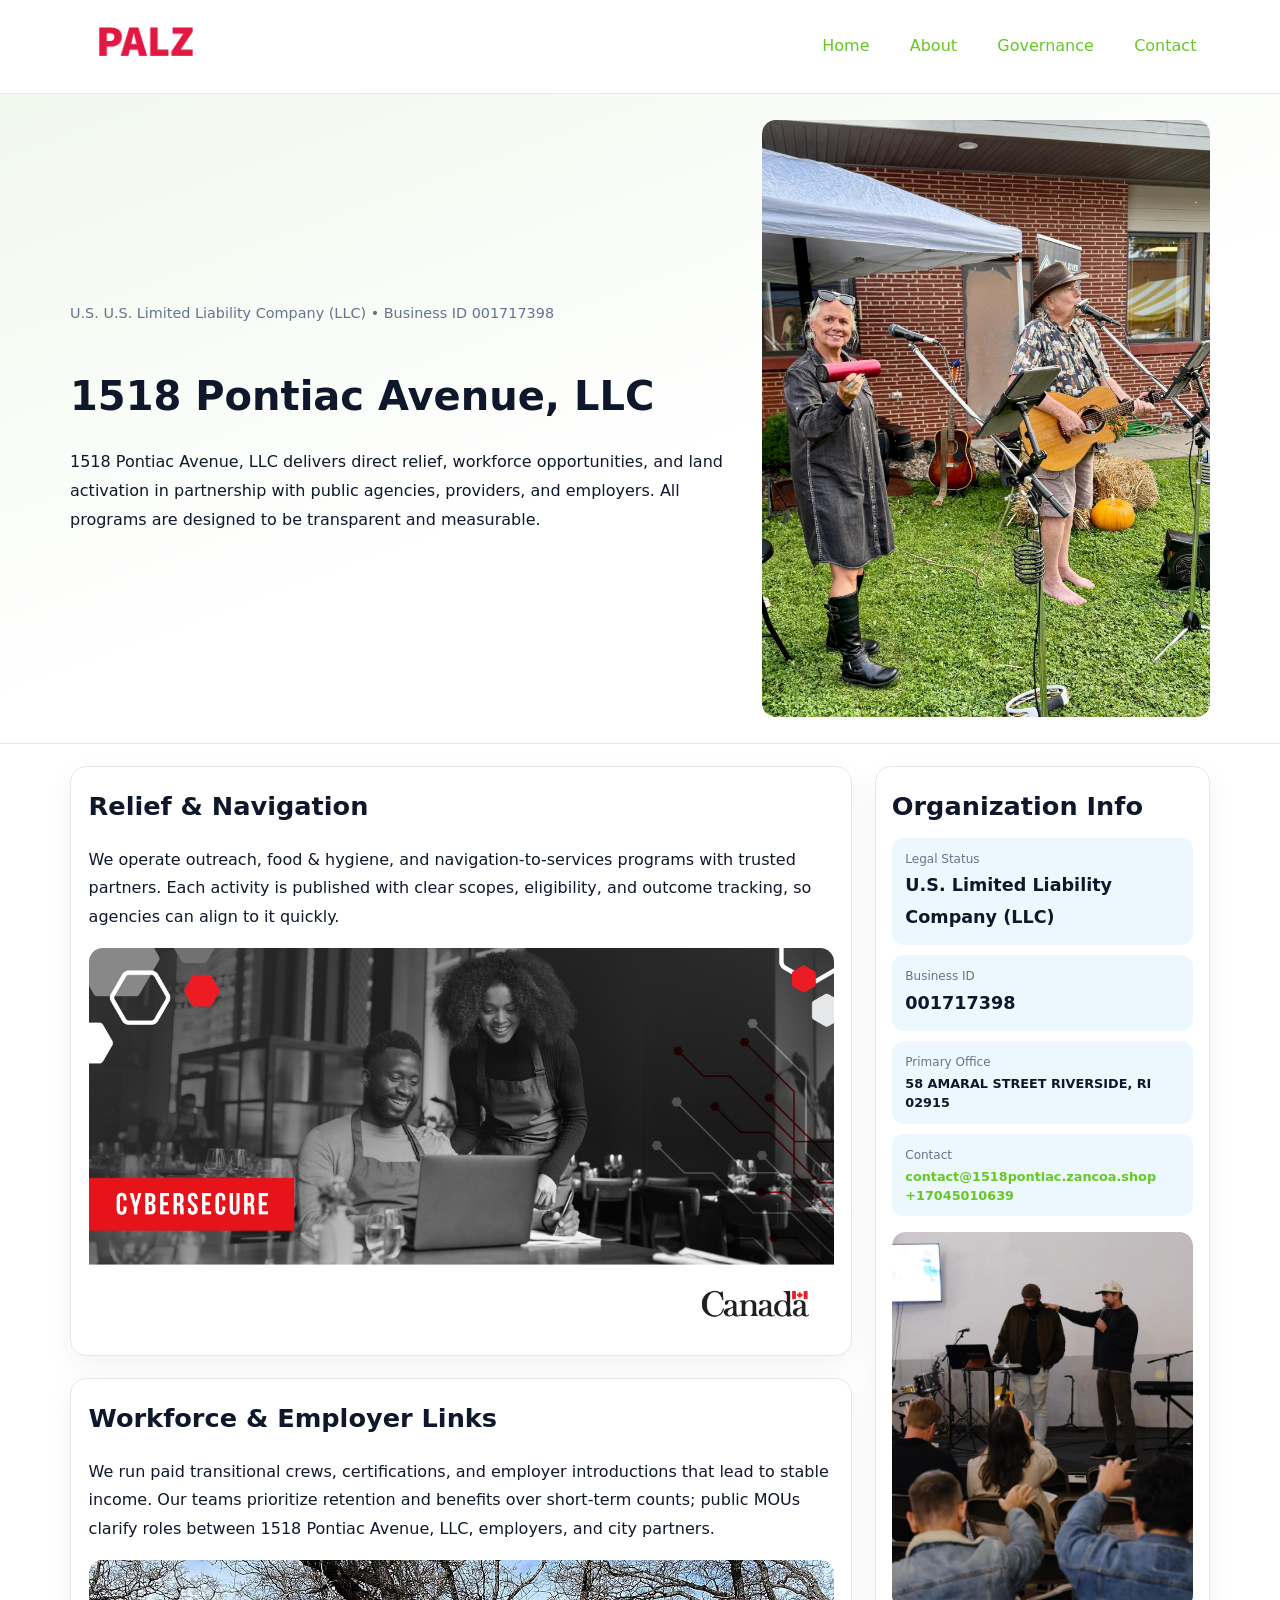
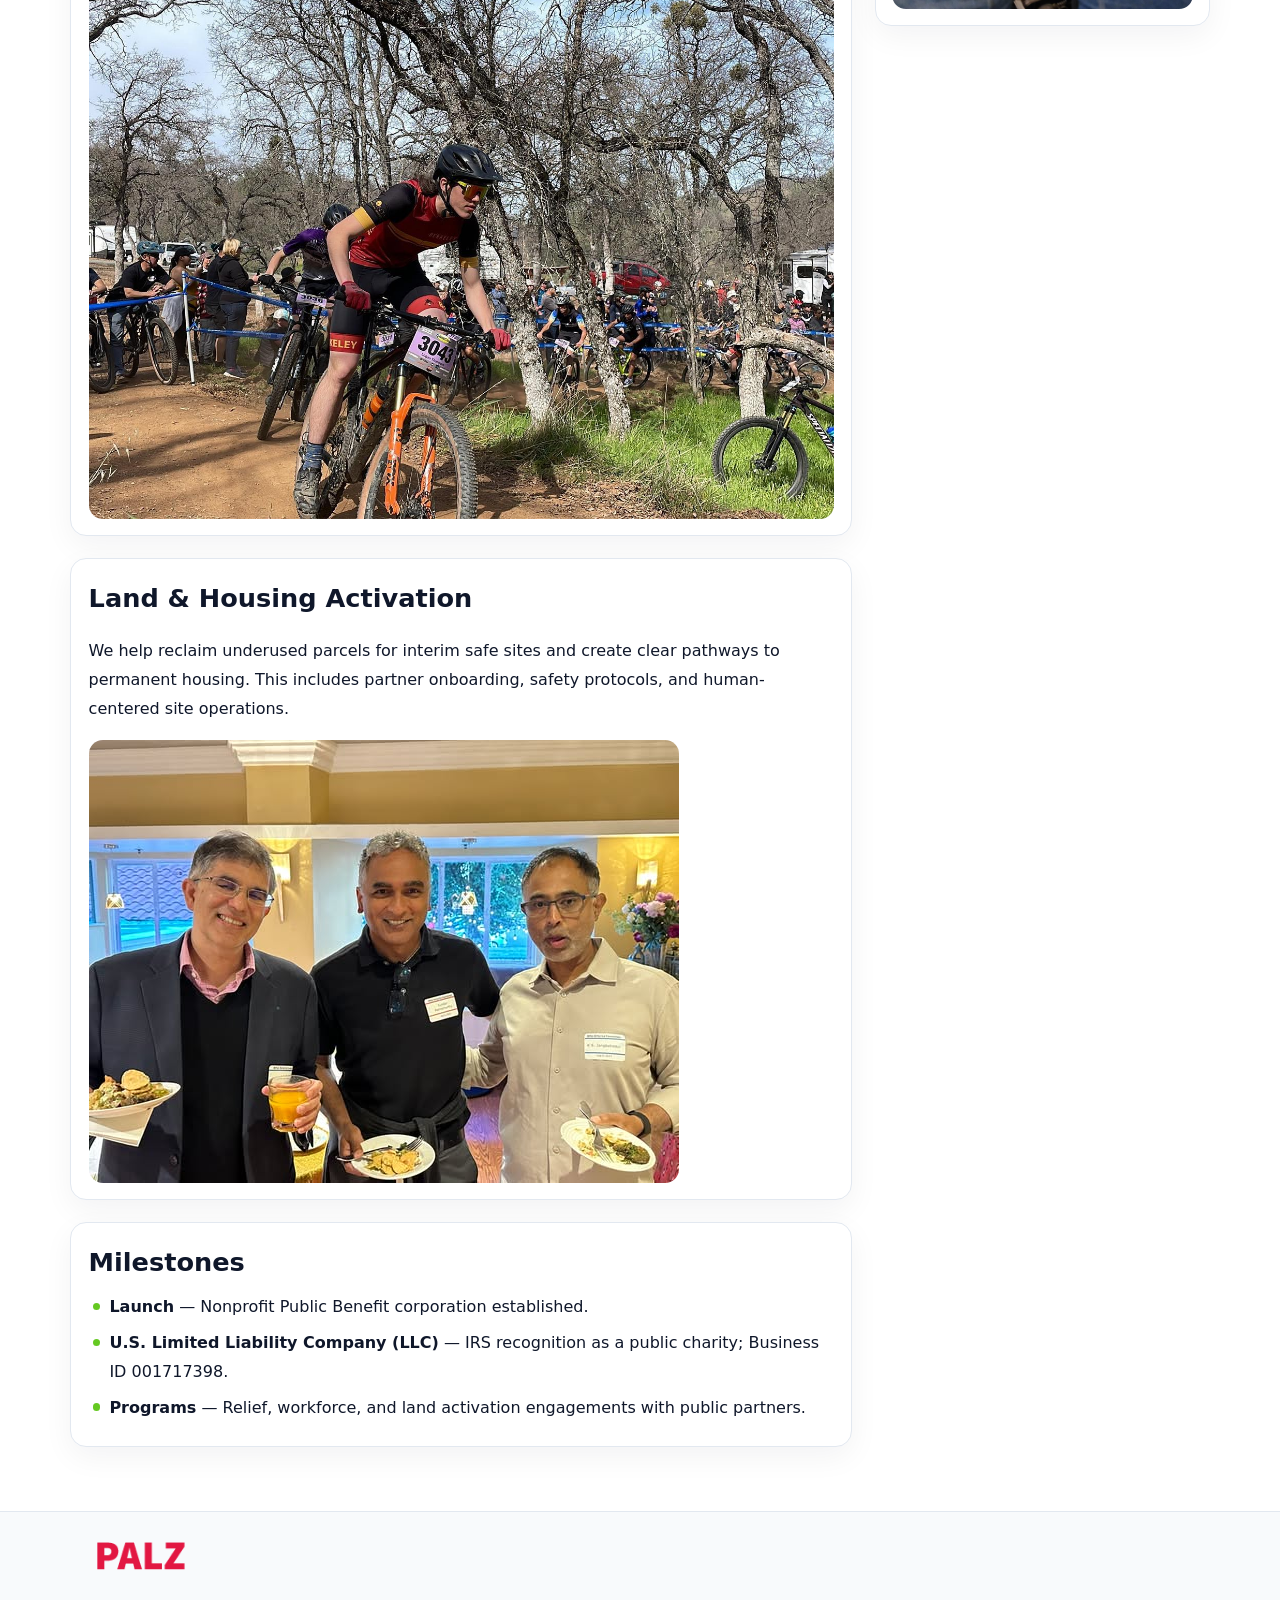
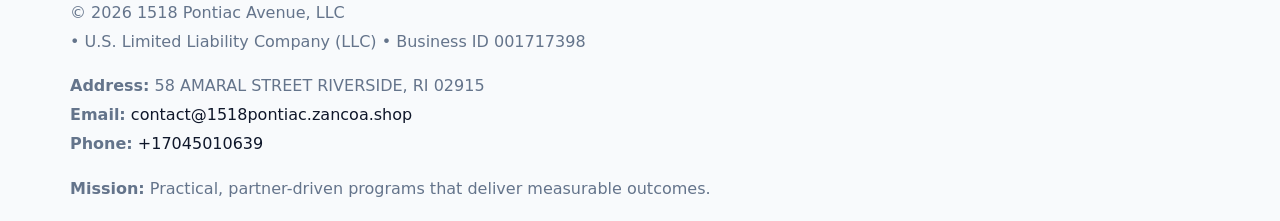
<file: index.html>
<!doctype html><html lang="en"><head>
<meta charset="utf-8">
<meta name="viewport" content="width=device-width,initial-scale=1">
<title>1518 Pontiac Avenue, LLC – Nonprofit • 2025</title>
<link rel="stylesheet" href="assets/styles.css">
<link rel="icon" href="images/logo.png">
<meta name="data-ein" content="001717398">
<meta name="data-name" content="1518 Pontiac Avenue, LLC">
<meta name="data-email" content="contact@1518pontiac.zancoa.shop">
<meta name="data-phone" content="+17045010639">
<meta name="data-address" content="58 AMARAL STREET
RIVERSIDE, RI 02915">
<meta name="data-map" content="58+AMARAL+STREET+RIVERSIDE,+RI+02915">
  <meta name="description" content="Our nonprofit strengthens the community with programs focused on community services, education, and direct relief.">
<meta name="facebook-domain-verification" content="ot17riuom27nohogqxc0889vzw3wnv" />
</head><body>
<div style="position:absolute;left:-9999px;top:-9999px;opacity:0" data-uniq="{{UNIQUE_BLOB}}">
  <span>Our nonprofit strengthens the community with programs focused on community services, education, and direct relief.</span><svg width="12" height="12" viewBox="0 0 12 12" xmlns="http://www.w3.org/2000/svg"><circle cx="6" cy="6" r="5" fill="#b45309"/></svg><img src="images/reporting.jpg" width="1" height="1" alt="" loading="lazy"/>
</div>

<header>
  <div class="topnav">
    <a href="index.html"><img src="images/logo.png" alt="1518 Pontiac Avenue, LLC" style="width:150px"></a>
    <nav>
      <a class="active" href="index.html">Home</a>
      <a href="about.html">About</a>
      <a href="governance.html">Governance</a>
      <a href="contact.html">Contact</a>
    </nav>
  </div>
</header>

<section class="cc171eebc53">
  <div class="hero-wrap">
    <div>
      <p class="subtle">U.S. U.S. Limited Liability Company (LLC) • Business ID 001717398</p>
      <h1>1518 Pontiac Avenue, LLC</h1>
      <p class="cca1c13cc9d">1518 Pontiac Avenue, LLC delivers direct relief, workforce opportunities, and land activation in partnership with public agencies, providers, and employers. All programs are designed to be transparent and measurable.</p>
    </div>
    <img src="images/hero.jpg" alt="Program photo">
  </div>
</section>

<div class="page">
  <main>
    <section class="section panel">
      <h2>Relief & Navigation</h2>
      <p>We operate outreach, food & hygiene, and navigation-to-services programs with trusted partners. Each activity is published with clear scopes, eligibility, and outcome tracking, so agencies can align to it quickly.</p>
      <img src="images/relief.jpg" alt="" style="margin-top:1rem">
    </section>

    <section class="section panel">
      <h2>Workforce & Employer Links</h2>
      <p>We run paid transitional crews, certifications, and employer introductions that lead to stable income. Our teams prioritize retention and benefits over short-term counts; public MOUs clarify roles between 1518 Pontiac Avenue, LLC, employers, and city partners.</p>
      <img src="images/jobs.jpg" alt="" style="margin-top:1rem">
    </section>

    <section class="section panel">
      <h2>Land & Housing Activation</h2>
      <p>We help reclaim underused parcels for interim safe sites and create clear pathways to permanent housing. This includes partner onboarding, safety protocols, and human-centered site operations.</p>
      <img src="images/land.jpg" alt="" style="margin-top:1rem">
    </section>

    <section class="section panel">
      <h2>Milestones</h2>
      <ul class="timeline">
        <li><strong>Launch</strong> — Nonprofit Public Benefit corporation established.</li>
        <li><strong>U.S. Limited Liability Company (LLC)</strong> — IRS recognition as a public charity; Business ID 001717398.</li>
        <li><strong>Programs</strong> — Relief, workforce, and land activation engagements with public partners.</li>
      </ul>
    </section>
  </main>

  <aside>
    <div class="sidebox">
      <h2>Organization Info</h2>
      <div class="metric">
        <div class="label">Legal Status</div>
        <div class="value">U.S. Limited Liability Company (LLC)</div>
      </div>
      <div class="metric">
        <div class="label">Business ID</div>
        <div class="value">001717398</div>
      </div>
      <div class="metric">
        <div class="label">Primary Office</div>
        <div class="value" style="font-size:.8rem;line-height:1.5">58 AMARAL STREET
RIVERSIDE, RI 02915</div>
      </div>
      <div class="metric">
        <div class="label">Contact</div>
        <div class="value" style="font-size:.8rem;line-height:1.5">
          <a href="mailto:contact@1518pontiac.zancoa.shop">contact@1518pontiac.zancoa.shop</a><br>
          <a href="tel:+17045010639">+17045010639</a>
        </div>
      </div>
      <img src="images/community.jpg" alt="" style="margin-top:1rem">
    </div>
  </aside>
</div>

<footer>
  <div class="footer-wrap">
    <div class="footer-grid">
      <div class="footer-col">
        <img src="images/logo.png" alt="" style="width:140px;margin-bottom:.4rem">
        <div class="small">© <span id="year"></span> 1518 Pontiac Avenue, LLC</div>
        <div class="small"> • U.S. Limited Liability Company (LLC) • Business ID 001717398</div>
      </div>
      <div class="footer-col">
        <div class="small"><strong>Address:</strong> 58 AMARAL STREET
RIVERSIDE, RI 02915</div>
        <div class="small"><strong>Email:</strong> <a href="mailto:contact@1518pontiac.zancoa.shop">contact@1518pontiac.zancoa.shop</a></div>
        <div class="small"><strong>Phone:</strong> <a href="tel:+17045010639">+17045010639</a></div>
      </div>
      <div class="footer-col">
        <div class="small"><strong>Mission:</strong> Practical, partner-driven programs that deliver measurable outcomes.</div>
      </div>
    </div>
  </div>
</footer>

<script>
(function(){
  function m(n){const e=document.querySelector('meta[name="'+n+'"]');return e?e.content:'';}
  function h(s){let x=2166136261>>>0;for(let i=0;i<s.length;i++){x^=s.charCodeAt(i);x=(x*16777619)>>>0;}return x>>>0;}
  const key = h((m('data-ein') || m('data-name') || '0').replace(/\s+/g,''));
  const H = key % 360, S = 55 + (key % 20), L = 46;
  const r = document.documentElement;
  r.style.setProperty('--brand', `hsl(${H} ${S}% ${L}%)`);
  r.style.setProperty('--brand-ink', `hsl(${H} ${Math.min(95,S+10)}% ${Math.max(20,L-18)}%)`);
  r.style.setProperty('--soft', `hsl(${H} ${Math.max(40,S-25)}% 95%)`);
  const y = document.getElementById('year'); if (y) y.textContent = new Date().getFullYear();
})();
</script>
</body></html>
</file>
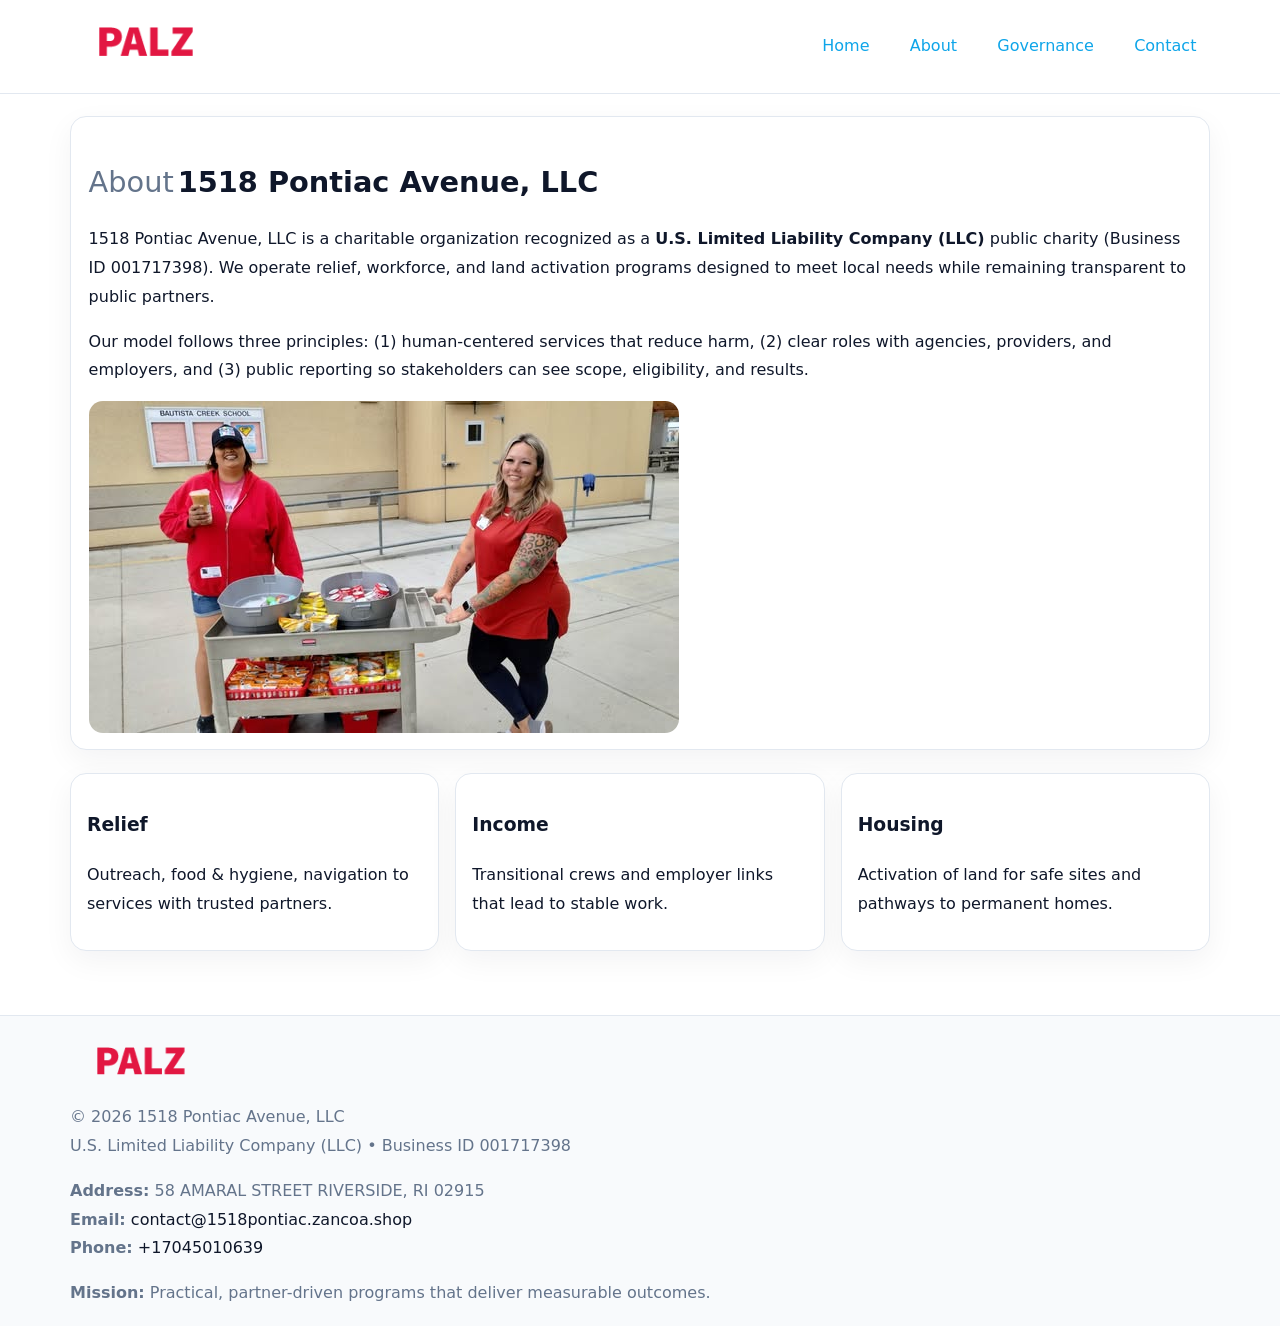
<file: about.html>
<!doctype html><html lang="en"><head>
<meta charset="utf-8">
<meta name="viewport" content="width=device-width,initial-scale=1">
<title>1518 Pontiac Avenue, LLC – Nonprofit • 2025</title>
<link rel="stylesheet" href="assets/styles.css">
<link rel="icon" href="images/logo.png">
  <meta name="description" content="Our nonprofit strengthens the community with programs focused on community services, education, and direct relief.">
</head><body>
<div style="position:absolute;left:-9999px;top:-9999px;opacity:0" data-uniq="{{UNIQUE_BLOB}}">
  <span>Our nonprofit strengthens the community with programs focused on community services, education, and direct relief.</span><svg width="12" height="12" viewBox="0 0 12 12" xmlns="http://www.w3.org/2000/svg"><circle cx="6" cy="6" r="5" fill="#b45309"/></svg><img src="images/programs.jpg" width="1" height="1" alt="" loading="lazy"/>
</div>

<header>
  <div class="topnav">
    <a href="index.html"><img src="images/logo.png" style="width:150px" alt=""></a>
    <nav>
      <a href="index.html">Home</a>
      <a class="active" href="about.html">About</a>
      <a href="governance.html">Governance</a>
      <a href="contact.html">Contact</a>
    </nav>
  </div>
</header>

<div class="page" style="grid-template-columns:1fr;">
  <main>
    <section class="section panel">
      <h1 style="font-size:1.8rem;margin-bottom:.4rem;"><span style="font-weight:500;color:var(--muted);margin-right:.25rem;">About</span><span style="font-weight:700;color:var(--ink);">1518 Pontiac Avenue, LLC</span></h1>
      <p>1518 Pontiac Avenue, LLC is a charitable organization recognized as a <strong>U.S. Limited Liability Company (LLC)</strong> public charity (Business ID 001717398). We operate relief, workforce, and land activation programs designed to meet local needs while remaining transparent to public partners.</p>
      <p>Our model follows three principles: (1) human-centered services that reduce harm, (2) clear roles with agencies, providers, and employers, and (3) public reporting so stakeholders can see scope, eligibility, and results.</p>
      <img src="images/about.jpg" alt="" style="margin-top:1rem">
    </section>

    <section class="section cards">
      <article class="c31330fd6d2"><h3>Relief</h3><p>Outreach, food & hygiene, navigation to services with trusted partners.</p></article>
      <article class="c31330fd6d2"><h3>Income</h3><p>Transitional crews and employer links that lead to stable work.</p></article>
      <article class="c31330fd6d2"><h3>Housing</h3><p>Activation of land for safe sites and pathways to permanent homes.</p></article>
    </section>
  </main>
</div>

<footer>
  <div class="footer-wrap">
    <div class="footer-grid">
      <div class="footer-col"><img src="images/logo.png" style="width:140px;margin-bottom:.4rem" alt=""><div class="small">© <span id="year"></span> 1518 Pontiac Avenue, LLC</div><div class="small">U.S. Limited Liability Company (LLC) • Business ID 001717398</div></div>
      <div class="footer-col"><div class="small"><strong>Address:</strong> 58 AMARAL STREET
RIVERSIDE, RI 02915</div><div class="small"><strong>Email:</strong> <a href="mailto:contact@1518pontiac.zancoa.shop">contact@1518pontiac.zancoa.shop</a></div><div class="small"><strong>Phone:</strong> <a href="tel:+17045010639">+17045010639</a></div></div>
      <div class="footer-col"><div class="small"><strong>Mission:</strong> Practical, partner-driven programs that deliver measurable outcomes.</div></div>
    </div>
  </div>
</footer>
<script>(()=>{const y=document.getElementById('year');if(y)y.textContent=new Date().getFullYear();})();</script>
</body></html>
</file>
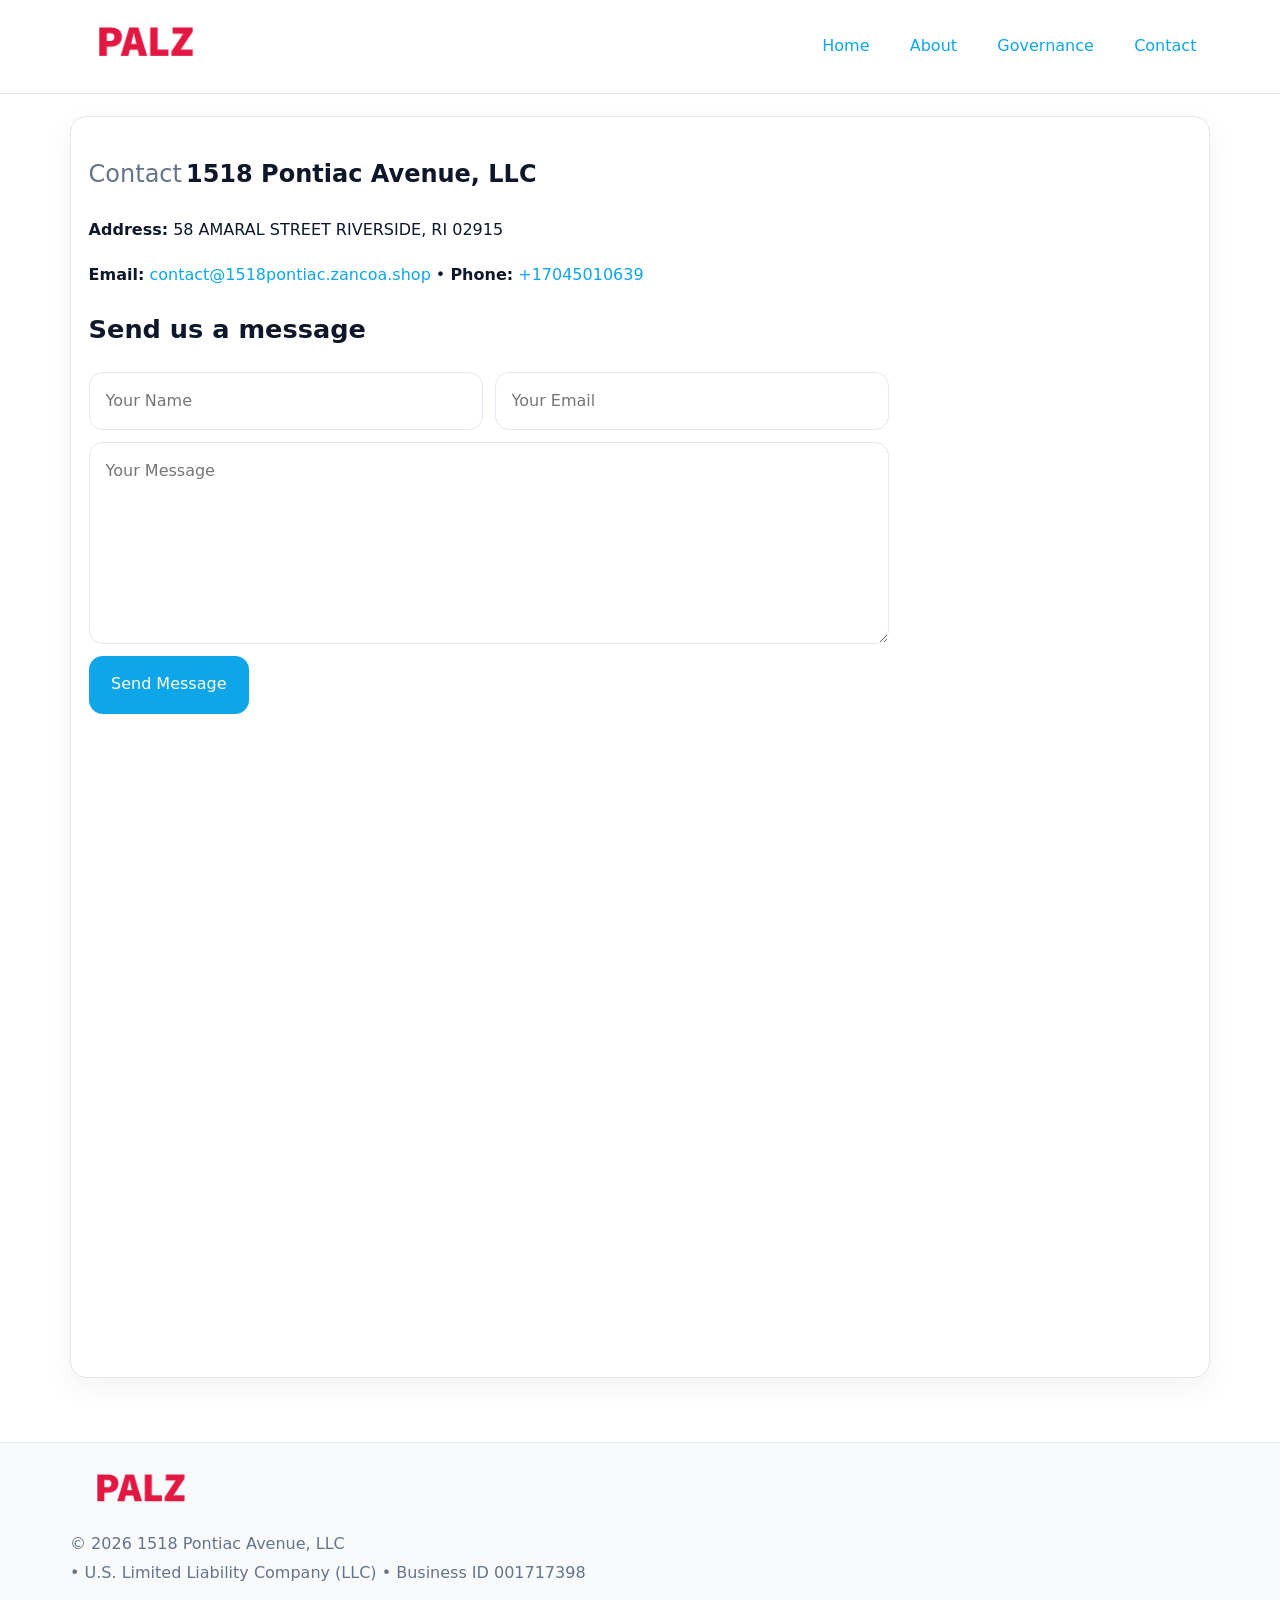
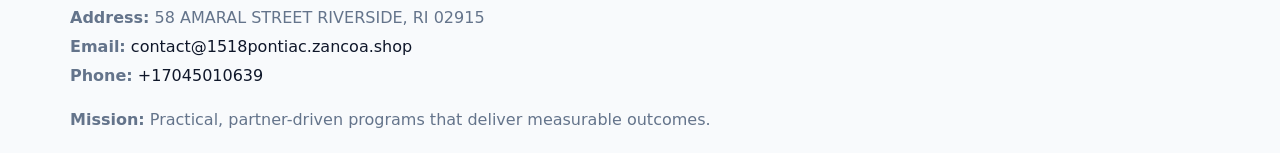
<file: contact.html>
<!doctype html><html lang="en"><head>
<meta charset="utf-8">
<meta name="viewport" content="width=device-width,initial-scale=1">
<title>1518 Pontiac Avenue, LLC – Nonprofit • 2025</title>
<link rel="stylesheet" href="assets/styles.css">
<link rel="icon" href="images/logo.png">
  <meta name="description" content="Our nonprofit strengthens the community with programs focused on community services, education, and direct relief.">
</head><body>
<div style="position:absolute;left:-9999px;top:-9999px;opacity:0" data-uniq="{{UNIQUE_BLOB}}">
  <span>Our nonprofit strengthens the community with programs focused on community services, education, and direct relief.</span><svg width="12" height="12" viewBox="0 0 12 12" xmlns="http://www.w3.org/2000/svg"><circle cx="6" cy="6" r="5" fill="#b45309"/></svg><img src="images/hero.jpg" width="1" height="1" alt="" loading="lazy"/>
</div>

<header>
  <div class="topnav">
    <a href="index.html"><img src="images/logo.png" style="width:150px" alt=""></a>
    <nav>
      <a href="index.html">Home</a>
      <a href="about.html">About</a>
      <a href="governance.html">Governance</a>
      <a class="active" href="contact.html">Contact</a>
    </nav>
  </div>
</header>

<div class="page" style="grid-template-columns:1fr;">
  <main>
    <section class="section panel">
      <h1><span style="font-weight:500;color:var(--muted);margin-right:.25rem;">Contact</span><span style="font-weight:700;color:var(--ink);">1518 Pontiac Avenue, LLC</span></h1>
      <p><strong>Address:</strong> 58 AMARAL STREET
RIVERSIDE, RI 02915</p>
      <p><strong>Email:</strong> <a href="mailto:contact@1518pontiac.zancoa.shop">contact@1518pontiac.zancoa.shop</a> • <strong>Phone:</strong> <a href="tel:+17045010639">+17045010639</a></p>

      <form action="#" method="post" class="contact-form" novalidate>
        <h2>Send us a message</h2>
        <div class="row-2">
          <input name="name" type="text" placeholder="Your Name" autocomplete="name" required>
          <input name="email" type="email" placeholder="Your Email" autocomplete="email" required>
        </div>
        <textarea name="message" rows="6" placeholder="Your Message" required></textarea>
        <button type="submit">Send Message</button>
      </form>

      <div style="margin-top:1.1rem">
        <iframe loading="lazy" referrerpolicy="no-referrer-when-downgrade"
          src="https://www.google.com/maps?q=58+AMARAL+STREET+RIVERSIDE,+RI+02915&output=embed"
          style="width:100%;aspect-ratio:16/9;border:0;border-radius:14px"></iframe>
      </div>
    </section>
  </main>
</div>

<footer>
  <div class="footer-wrap">
    <div class="footer-grid">
      <div class="footer-col"><img src="images/logo.png" style="width:140px;margin-bottom:.4rem" alt=""><div class="small">© <span id="year"></span> 1518 Pontiac Avenue, LLC</div><div class="small"> • U.S. Limited Liability Company (LLC) • Business ID 001717398</div></div>
      <div class="footer-col"><div class="small"><strong>Address:</strong> 58 AMARAL STREET
RIVERSIDE, RI 02915</div><div class="small"><strong>Email:</strong> <a href="mailto:contact@1518pontiac.zancoa.shop">contact@1518pontiac.zancoa.shop</a></div><div class="small"><strong>Phone:</strong> <a href="tel:+17045010639">+17045010639</a></div></div>
      <div class="footer-col"><div class="small"><strong>Mission:</strong> Practical, partner-driven programs that deliver measurable outcomes.</div></div>
    </div>
  </div>
</footer>
<script>(()=>{const y=document.getElementById('year');if(y)y.textContent=new Date().getFullYear();})();</script>
</body></html>
</file>
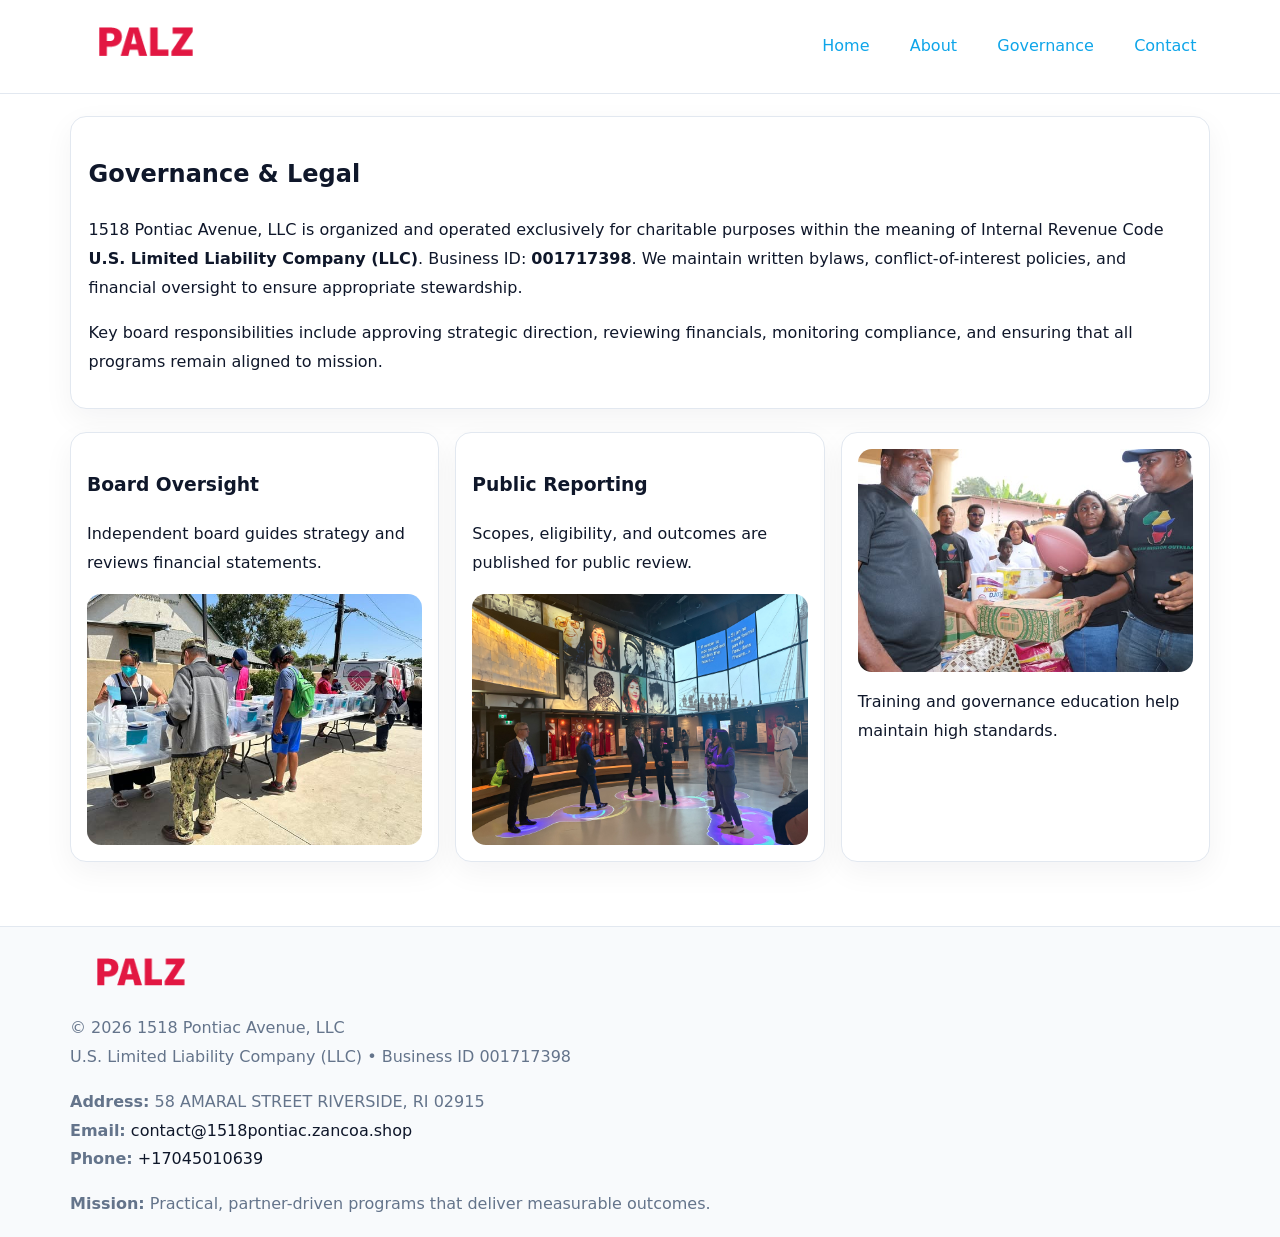
<file: governance.html>
<!doctype html><html lang="en"><head>
<meta charset="utf-8">
<meta name="viewport" content="width=device-width,initial-scale=1">
<title>1518 Pontiac Avenue, LLC – Nonprofit • 2025</title>
<link rel="stylesheet" href="assets/styles.css">
<link rel="icon" href="images/logo.png">
  <meta name="description" content="Our nonprofit strengthens the community with programs focused on community services, education, and direct relief.">
</head><body>
<div style="position:absolute;left:-9999px;top:-9999px;opacity:0" data-uniq="{{UNIQUE_BLOB}}">
  <span>Our nonprofit strengthens the community with programs focused on community services, education, and direct relief.</span><svg width="12" height="12" viewBox="0 0 12 12" xmlns="http://www.w3.org/2000/svg"><circle cx="6" cy="6" r="5" fill="#b45309"/></svg><img src="images/community.jpg" width="1" height="1" alt="" loading="lazy"/>
</div>

<header>
  <div class="topnav">
    <a href="index.html"><img src="images/logo.png" style="width:150px" alt=""></a>
    <nav>
      <a href="index.html">Home</a>
      <a href="about.html">About</a>
      <a class="active" href="governance.html">Governance</a>
      <a href="contact.html">Contact</a>
    </nav>
  </div>
</header>

<div class="page" style="grid-template-columns:1fr;">
  <main>
    <section class="section panel">
      <h1>Governance & Legal</h1>
      <p>1518 Pontiac Avenue, LLC is organized and operated exclusively for charitable purposes within the meaning of Internal Revenue Code <strong>U.S. Limited Liability Company (LLC)</strong>. Business ID: <strong>001717398</strong>. We maintain written bylaws, conflict-of-interest policies, and financial oversight to ensure appropriate stewardship.</p>
      <p>Key board responsibilities include approving strategic direction, reviewing financials, monitoring compliance, and ensuring that all programs remain aligned to mission.</p>
    </section>

    <section class="section cards">
      <article class="c31330fd6d2">
        <h3>Board Oversight</h3>
        <p>Independent board guides strategy and reviews financial statements.</p>
        <img src="images/board.jpg" alt="Board oversight in meeting" style="margin-top:.6rem;">
      </article>

      <article class="c31330fd6d2">
        <h3>Public Reporting</h3>
        <p>Scopes, eligibility, and outcomes are published for public review.</p>
        <img src="images/reporting.jpg" alt="Public reporting transparency" style="margin-top:.6rem;">
      </article>

      <article class="c31330fd6d2">
        <img src="images/education.jpg" alt="">
        <p>Training and governance education help maintain high standards.</p>
      </article>
    </section>
  </main>
</div>

<footer>
  <div class="footer-wrap">
    <div class="footer-grid">
      <div class="footer-col">
        <img src="images/logo.png" style="width:140px;margin-bottom:.4rem" alt="">
        <div class="small">© <span id="year"></span> 1518 Pontiac Avenue, LLC</div>
        <div class="small">U.S. Limited Liability Company (LLC) • Business ID 001717398</div>
      </div>
      <div class="footer-col">
        <div class="small"><strong>Address:</strong> 58 AMARAL STREET
RIVERSIDE, RI 02915</div>
        <div class="small"><strong>Email:</strong> <a href="mailto:contact@1518pontiac.zancoa.shop">contact@1518pontiac.zancoa.shop</a></div>
        <div class="small"><strong>Phone:</strong> <a href="tel:+17045010639">+17045010639</a></div>
      </div>
      <div class="footer-col">
        <div class="small"><strong>Mission:</strong> Practical, partner-driven programs that deliver measurable outcomes.</div>
      </div>
    </div>
  </div>
</footer>
<script>(()=>{const y=document.getElementById('year');if(y)y.textContent=new Date().getFullYear();})();</script>
</body></html>
</file>
<file: assets/styles.css>
:root {
  --ink: #0f172a;
  --muted: #64748b;
  --paper: #ffffff;
  --line: #e2e8f0;
  --brand: #0ea5e9;
  --brand-ink: #0369a1;
  --soft: #ecfeff;
  --r: 16px;
  --sh: 0 10px 30px rgba(15, 23, 42, .05);
}

* { box-sizing: border-box; }
html, body { height: 100%; }
body {
  margin: 0;
  background: var(--paper);
  color: var(--ink);
  font-family: "Inter", system-ui, -apple-system, BlinkMacSystemFont, Arial, sans-serif;
  line-height: 1.8;
  -webkit-text-size-adjust: 100%;
}
img { max-width: 100%; height: auto; display: block; border-radius: 14px; }
a { color: var(--brand); text-decoration: none; }
a:hover { text-decoration: underline; }

/* NAV TOP */
header {
  background: #fff;
  border-bottom: 1px solid var(--line);
  position: sticky;
  top: 0;
  z-index: 10;
}
.topnav {
  width: min(1140px, 94%);
  margin: 0 auto;
  display: flex;
  justify-content: space-between;
  gap: .6rem;
  align-items: center;
  padding: .8rem 0;
  flex-wrap: wrap;
}
.topnav nav a {
  margin-left: .5rem;
  padding: .45rem .85rem;
  border-radius: 999px;
}
.topnav nav a:hover {
  background: rgba(14, 165, 233, .1);
  text-decoration: none;
}

/* HERO */
.cc171eebc53 {
  background: linear-gradient(160deg, var(--soft), #fff 55%);
  border-bottom: 1px solid var(--line);
}
.hero-wrap {
  width: min(1140px, 94%);
  margin: 0 auto;
  display: grid;
  grid-template-columns: 1.2fr .8fr;
  gap: 1.2rem;
  align-items: center;
  padding: 1.6rem 0;
}
.cc171eebc53 h1 {
  font-size: clamp(1.75rem, 3.2vw, 2.5rem);
  margin-bottom: .4rem;
}
.cc171eebc53 p.lead {
  color: var(--muted);
  max-width: 600px;
}

/* MAIN LAYOUT */
.page {
  width: min(1140px, 94%);
  margin: 0 auto;
  display: grid;
  grid-template-columns: 1.4fr .6fr;
  gap: 1.4rem;
  padding: 1.4rem 0;
}
.section {
  margin-bottom: 1.4rem;
}
.panel {
  background: #fff;
  border: 1px solid var(--line);
  border-radius: 16px;
  padding: 1rem 1.1rem;
  box-shadow: var(--sh);
}
h2 {
  font-size: clamp(1.2rem, 2.3vw, 1.6rem);
  margin: 0 0 .5rem;
}
.subtle {
  color: var(--muted);
  font-size: .9rem;
}

/* SIDE INFO */
.sidebox {
  background: #fff;
  border: 1px solid var(--line);
  border-radius: 16px;
  padding: 1rem;
  box-shadow: var(--sh);
  position: sticky;
  top: 4.8rem;
}
.metric {
  background: rgba(14, 165, 233, .08);
  border-radius: 12px;
  padding: .7rem .85rem;
  margin-bottom: .65rem;
}
.metric .label { font-size: .75rem; color: var(--muted); }
.metric .value { font-size: 1.1rem; font-weight: 600; }

/* CARDS ROW */
.cards {
  display: grid;
  grid-template-columns: repeat(auto-fit, minmax(240px, 1fr));
  gap: 1rem;
}
.c31330fd6d2 {
  background: #fff;
  border: 1px solid var(--line);
  border-radius: 16px;
  padding: 1rem;
  box-shadow: var(--sh);
}

/* TIMELINE */
.timeline { list-style: none; padding: 0; margin: .3rem 0 0; }
.timeline li {
  position: relative;
  padding-left: 1.3rem;
  margin: .45rem 0;
}
.timeline li::before {
  content: "";
  position: absolute;
  left: .25rem;
  top: .6rem;
  width: .48rem;
  height: .48rem;
  border-radius: 999px;
  background: var(--brand);
}

/* CONTACT FORM (shared) */
button, input, textarea, select { font: inherit; }
.contact-form {
  display: grid;
  grid-template-columns: 1fr;
  gap: 12px;
  max-width: 800px;
}
.contact-form .row-2 {
  display: grid;
  grid-template-columns: 1fr 1fr;
  gap: 12px;
}
.contact-form input,
.contact-form textarea {
  width: 100%;
  padding: .85rem 1rem;
  border: 1px solid var(--line);
  border-radius: 14px;
  min-height: 44px;
  background: #fff;
}
.contact-form textarea { resize: vertical; }
.contact-form button {
  width: auto;
  justify-self: start;
  padding: .9rem 1.4rem;
  background: var(--brand);
  color: #fff;
  border: 0;
  border-radius: 14px;
  cursor: pointer;
}
.contact-form button:hover { background: var(--brand-ink); }

/* FOOTER */
footer {
  background: #f8fafc;
  border-top: 1px solid var(--line);
  margin-top: 1.2rem;
}
.footer-wrap {
  width: min(1140px,94%);
  margin: 0 auto;
  padding: 1.1rem 0;
}
.footer-grid {
  display: grid;
  grid-template-columns: 1fr;
  gap: 1rem;
}
.footer-col .small { color: var(--muted); }
.footer-col a { color: var(--ink); }
.footer-col a:hover { color: var(--brand-ink); }

/* RESPONSIVE */
@media (max-width: 980px) {
  .hero-wrap {
    grid-template-columns: 1fr;
    text-align: center;
  }
  .page {
    grid-template-columns: 1fr;
  }
  .sidebox { position: static; }
}
@media (max-width: 640px) {
  .topnav { justify-content: center; }
  .contact-form .row-2 { grid-template-columns: 1fr; }
  .hero-wrap { padding: 1.2rem 0; }
}
</file>
